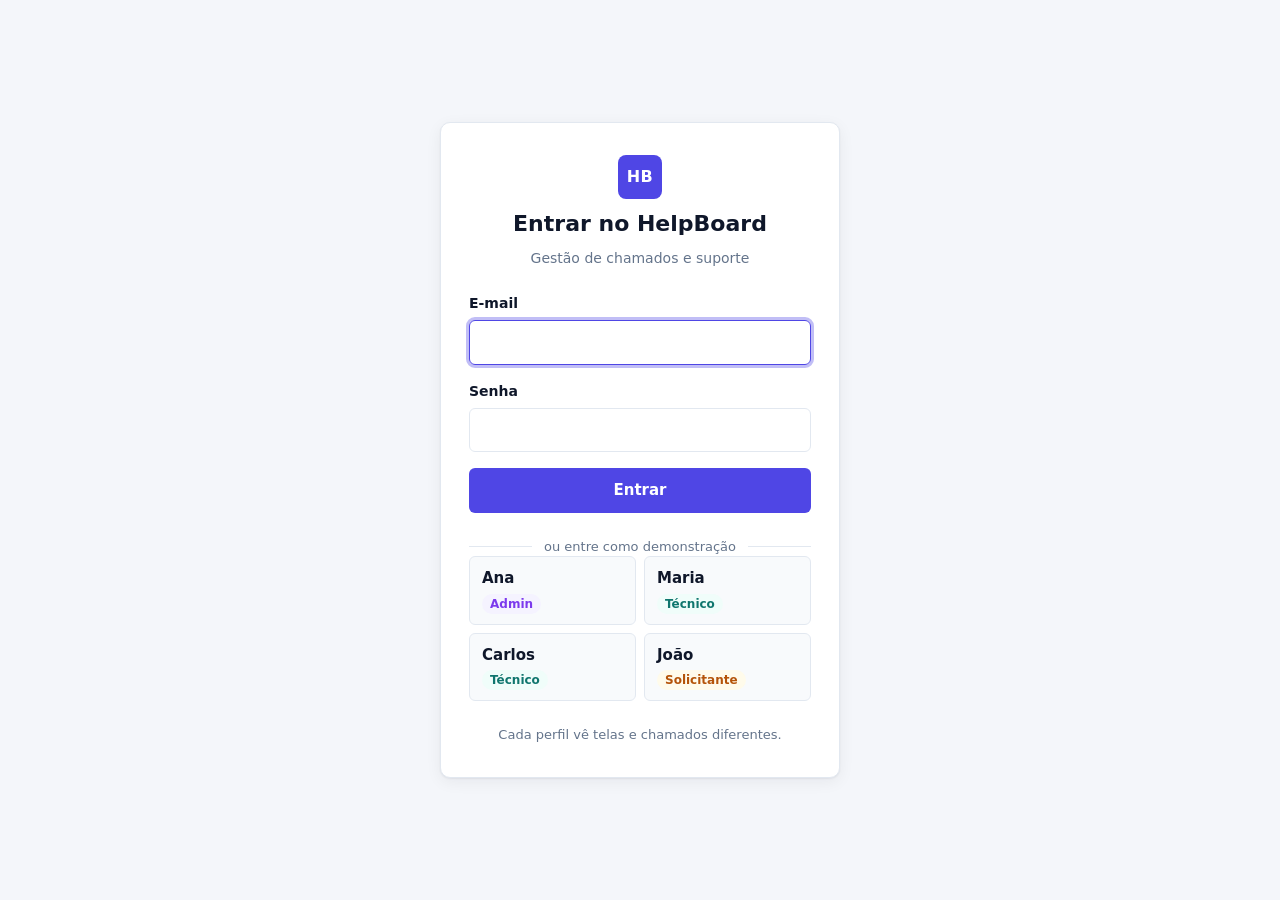
<file: frontend/index.html>
<!doctype html>
<html lang="pt-BR">
<head>
  <meta charset="utf-8">
  <meta name="viewport" content="width=device-width, initial-scale=1">
  <title>HelpBoard</title>
  <link rel="icon" href="favicon.svg" type="image/svg+xml">
  <link rel="stylesheet" href="css/style.css">
  <script type="module" src="js/pages/index.js"></script>
</head>
<body>
  <p class="page-loading">Carregando…</p>
</body>
</html>
</file>
<file: frontend/css/style.css>
/* HelpBoard: estilos globais. Cores e medidas ficam nos tokens abaixo. */

:root {
  --bg: #f4f6fa;
  --surface: #ffffff;
  --surface-muted: #f8fafc;
  --border: #e2e8f0;
  --text: #0f172a;
  --text-muted: #64748b;
  --primary: #4f46e5;
  --primary-hover: #4338ca;
  --primary-soft: #eef2ff;
  --focus: rgba(79, 70, 229, 0.35);

  --danger: #dc2626;
  --danger-soft: #fef2f2;
  --info: #0369a1;
  --info-soft: #f0f9ff;

  /* Perfis */
  --role-admin: #7c3aed;
  --role-admin-soft: #f5f3ff;
  --role-tecnico: #0f766e;
  --role-tecnico-soft: #f0fdfa;
  --role-solicitante: #b45309;
  --role-solicitante-soft: #fffbeb;

  --success: #15803d;
  --success-soft: #f0fdf4;
  --warning: #b45309;
  --warning-soft: #fffbeb;

  /* Status */
  --status-aberto: #1d4ed8;
  --status-aberto-soft: #eff6ff;
  --status-andamento: #7c3aed;
  --status-andamento-soft: #f5f3ff;
  --status-resolvido: #15803d;
  --status-resolvido-soft: #f0fdf4;
  --status-fechado: #475569;
  --status-fechado-soft: #f1f5f9;

  /* Prioridades */
  --priority-critica: #b91c1c;
  --priority-critica-soft: #fef2f2;
  --priority-alta: #c2410c;
  --priority-alta-soft: #fff7ed;
  --priority-media: #a16207;
  --priority-media-soft: #fefce8;
  --priority-baixa: #475569;
  --priority-baixa-soft: #f1f5f9;

  --sidebar-bg: #111827;
  --sidebar-text: #cbd5e1;
  --sidebar-muted: #64748b;
  --sidebar-active: #1f2937;

  --radius: 10px;
  --radius-sm: 6px;
  --shadow: 0 1px 2px rgba(15, 23, 42, 0.06), 0 4px 16px rgba(15, 23, 42, 0.06);
  --sidebar-width: 240px;
  --font: system-ui, -apple-system, "Segoe UI", Roboto, sans-serif;
}

@media (prefers-color-scheme: dark) {
  :root {
    --bg: #0b1120;
    --surface: #111827;
    --surface-muted: #0f172a;
    --border: #1f2937;
    --text: #e5e7eb;
    --text-muted: #94a3b8;
    --primary: #818cf8;
    --primary-hover: #a5b4fc;
    --primary-soft: rgba(129, 140, 248, 0.12);
    --focus: rgba(129, 140, 248, 0.4);
    --danger: #f87171;
    --danger-soft: rgba(248, 113, 113, 0.12);
    --info: #7dd3fc;
    --info-soft: rgba(125, 211, 252, 0.1);
    --role-admin: #c4b5fd;
    --role-admin-soft: rgba(196, 181, 253, 0.12);
    --role-tecnico: #5eead4;
    --role-tecnico-soft: rgba(94, 234, 212, 0.1);
    --role-solicitante: #fcd34d;
    --role-solicitante-soft: rgba(252, 211, 77, 0.1);
    --success: #4ade80;
    --success-soft: rgba(74, 222, 128, 0.1);
    --warning: #fbbf24;
    --warning-soft: rgba(251, 191, 36, 0.1);
    --status-aberto: #93c5fd;
    --status-aberto-soft: rgba(147, 197, 253, 0.12);
    --status-andamento: #c4b5fd;
    --status-andamento-soft: rgba(196, 181, 253, 0.12);
    --status-resolvido: #86efac;
    --status-resolvido-soft: rgba(134, 239, 172, 0.1);
    --status-fechado: #cbd5e1;
    --status-fechado-soft: rgba(203, 213, 225, 0.1);
    --priority-critica: #fca5a5;
    --priority-critica-soft: rgba(252, 165, 165, 0.14);
    --priority-alta: #fdba74;
    --priority-alta-soft: rgba(253, 186, 116, 0.12);
    --priority-media: #fde047;
    --priority-media-soft: rgba(253, 224, 71, 0.1);
    --priority-baixa: #cbd5e1;
    --priority-baixa-soft: rgba(203, 213, 225, 0.1);
    --sidebar-bg: #030712;
    --sidebar-active: #111827;
    --shadow: 0 1px 2px rgba(0, 0, 0, 0.4), 0 4px 16px rgba(0, 0, 0, 0.3);
  }
}

/* --- Base --- */

*,
*::before,
*::after {
  box-sizing: border-box;
}

html {
  -webkit-text-size-adjust: 100%;
}

body {
  margin: 0;
  min-height: 100vh;
  font-family: var(--font);
  font-size: 15px;
  line-height: 1.5;
  color: var(--text);
  background: var(--bg);
}

h1,
h2,
h3,
p,
ol,
dl,
dd {
  margin: 0;
}

ol {
  padding: 0;
  list-style: none;
}

.visually-hidden {
  position: absolute;
  width: 1px;
  height: 1px;
  overflow: hidden;
  clip-path: inset(50%);
  white-space: nowrap;
}

.muted {
  color: var(--text-muted);
}

a {
  color: var(--primary);
}

button,
input,
select,
textarea {
  font: inherit;
  color: inherit;
}

:focus-visible {
  outline: 3px solid var(--focus);
  outline-offset: 2px;
}

[hidden] {
  display: none !important;
}

.icon {
  width: 20px;
  height: 20px;
  flex-shrink: 0;
  fill: none;
  stroke: currentColor;
  stroke-width: 2;
  stroke-linecap: round;
  stroke-linejoin: round;
}

/* Tela de carregamento antes de o layout ser montado */
.page-loading {
  display: grid;
  place-items: center;
  min-height: 100vh;
  color: var(--text-muted);
}

/* --- Componentes --- */

.button {
  display: inline-flex;
  align-items: center;
  justify-content: center;
  gap: 8px;
  padding: 10px 16px;
  border: 1px solid transparent;
  border-radius: var(--radius-sm);
  font-weight: 600;
  cursor: pointer;
  transition: background 0.15s, border-color 0.15s;
}

.button-primary {
  background: var(--primary);
  color: #fff;
}

.button-primary:hover:not(:disabled) {
  background: var(--primary-hover);
}

@media (prefers-color-scheme: dark) {
  .button-primary,
  .button-danger {
    color: #0b1120;
  }
}

.button-secondary {
  background: var(--surface);
  border-color: var(--border);
  color: var(--text);
  text-decoration: none;
}

.button-secondary:hover:not(:disabled) {
  border-color: var(--primary);
  color: var(--primary);
}

.button-ghost {
  background: transparent;
  color: var(--primary);
}

.button-ghost:hover {
  background: var(--primary-soft);
}

.button-danger {
  background: var(--danger);
  color: #fff;
}

a.button {
  text-decoration: none;
}

.button:disabled,
.demo-button:disabled {
  opacity: 0.6;
  cursor: progress;
}

.icon-button:disabled {
  opacity: 0.35;
  cursor: default;
}

.icon-button {
  display: inline-grid;
  place-items: center;
  width: 36px;
  height: 36px;
  padding: 0;
  border: 0;
  border-radius: var(--radius-sm);
  background: transparent;
  color: inherit;
  cursor: pointer;
}

.icon-button:hover {
  background: rgba(148, 163, 184, 0.15);
}

.field {
  display: grid;
  align-content: start;
  gap: 6px;
}

.field label {
  font-size: 14px;
  font-weight: 600;
}

.input {
  width: 100%;
  padding: 10px 12px;
  border: 1px solid var(--border);
  border-radius: var(--radius-sm);
  background: var(--surface);
}

.input:focus {
  border-color: var(--primary);
  outline: 3px solid var(--focus);
  outline-offset: 0;
}

.input:disabled {
  background: var(--surface-muted);
  color: var(--text-muted);
  cursor: not-allowed;
}

.input[aria-invalid="true"] {
  border-color: var(--danger);
}

textarea.input {
  resize: vertical;
  min-height: 80px;
}

.field-hint {
  color: var(--text-muted);
  font-size: 13px;
}

.field-error {
  color: var(--danger);
  font-size: 13px;
  font-weight: 500;
}

.checkbox {
  display: inline-flex;
  align-items: center;
  gap: 8px;
  font-size: 14px;
  cursor: pointer;
}

.checkbox input {
  width: 16px;
  height: 16px;
  accent-color: var(--primary);
}

.alert {
  padding: 10px 12px;
  border-radius: var(--radius-sm);
  font-size: 14px;
}

.alert-error {
  background: var(--danger-soft);
  color: var(--danger);
}

.alert-info {
  background: var(--info-soft);
  color: var(--info);
}

.role-badge {
  display: inline-block;
  padding: 1px 8px;
  border-radius: 999px;
  font-size: 12px;
  font-weight: 600;
  white-space: nowrap;
}

.role-admin {
  background: var(--role-admin-soft);
  color: var(--role-admin);
}

.role-tecnico {
  background: var(--role-tecnico-soft);
  color: var(--role-tecnico);
}

.role-solicitante {
  background: var(--role-solicitante-soft);
  color: var(--role-solicitante);
}

.empty-state {
  display: grid;
  justify-items: center;
  gap: 8px;
  max-width: 420px;
  margin: 48px auto;
  padding: 32px 24px;
  text-align: center;
  background: var(--surface);
  border: 1px dashed var(--border);
  border-radius: var(--radius);
}

.empty-state-icon {
  display: grid;
  place-items: center;
  width: 48px;
  height: 48px;
  border-radius: 50%;
  background: var(--primary-soft);
  color: var(--primary);
}

.empty-state h2 {
  font-size: 18px;
}

.empty-state p {
  color: var(--text-muted);
}

.empty-state .button {
  margin-top: 8px;
}

.badge {
  display: inline-flex;
  align-items: center;
  padding: 2px 10px;
  border-radius: 999px;
  font-size: 12px;
  font-weight: 600;
  white-space: nowrap;
}

.status-aberto {
  background: var(--status-aberto-soft);
  color: var(--status-aberto);
}

.status-em_andamento {
  background: var(--status-andamento-soft);
  color: var(--status-andamento);
}

.status-resolvido {
  background: var(--status-resolvido-soft);
  color: var(--status-resolvido);
}

.status-fechado {
  background: var(--status-fechado-soft);
  color: var(--status-fechado);
}

.priority-critica {
  background: var(--priority-critica-soft);
  color: var(--priority-critica);
}

.priority-alta {
  background: var(--priority-alta-soft);
  color: var(--priority-alta);
}

.priority-media {
  background: var(--priority-media-soft);
  color: var(--priority-media);
}

.priority-baixa {
  background: var(--priority-baixa-soft);
  color: var(--priority-baixa);
}

.badge-archived {
  margin-left: 8px;
  background: var(--status-fechado-soft);
  color: var(--text-muted);
  border: 1px dashed var(--border);
}

/* Prazo de SLA: um ponto colorido e o texto */
.sla {
  display: inline-flex;
  align-items: center;
  gap: 6px;
  font-size: 13px;
  white-space: nowrap;
}

.sla::before {
  content: "";
  width: 8px;
  height: 8px;
  border-radius: 50%;
  background: currentColor;
}

.sla-ok,
.sla-met {
  color: var(--success);
}

.sla-warning {
  color: var(--warning);
}

.sla-overdue,
.sla-missed {
  color: var(--danger);
  font-weight: 600;
}

.card {
  display: grid;
  gap: 16px;
  padding: 20px;
  background: var(--surface);
  border: 1px solid var(--border);
  border-radius: var(--radius);
}

.card-title {
  font-size: 15px;
  font-weight: 700;
}

.avatar-sm {
  width: 28px;
  height: 28px;
  font-size: 11px;
}

.back-link {
  display: inline-flex;
  align-items: center;
  gap: 6px;
  width: fit-content;
  color: var(--text-muted);
  font-size: 14px;
  font-weight: 500;
  text-decoration: none;
}

.back-link:hover {
  color: var(--primary);
}

.back-link .icon {
  width: 16px;
  height: 16px;
}

/* Avisos rápidos no canto da tela */
.toast-region {
  position: fixed;
  right: 16px;
  bottom: 16px;
  z-index: 50;
  display: grid;
  gap: 8px;
  max-width: min(380px, calc(100vw - 32px));
}

.toast {
  padding: 12px 16px;
  border-radius: var(--radius-sm);
  background: var(--text);
  color: var(--bg);
  box-shadow: var(--shadow);
  font-size: 14px;
  font-weight: 500;
  animation: toast-in 0.2s ease;
}

.toast-error {
  background: var(--danger);
  color: #fff;
}

@keyframes toast-in {
  from {
    opacity: 0;
    transform: translateY(8px);
  }
}

/* Diálogo modal */
.dialog {
  width: min(480px, calc(100vw - 32px));
  padding: 0;
  border: 1px solid var(--border);
  border-radius: var(--radius);
  background: var(--surface);
  color: var(--text);
  box-shadow: var(--shadow);
}

.dialog::backdrop {
  background: rgba(15, 23, 42, 0.55);
}

.dialog-form {
  display: grid;
  gap: 16px;
  padding: 24px;
}

.dialog-title {
  font-size: 18px;
}

.dialog-text {
  color: var(--text-muted);
  font-size: 14px;
}

.dialog-actions,
.form-actions {
  display: flex;
  flex-wrap: wrap;
  justify-content: flex-end;
  gap: 8px;
}

/* --- Login --- */

.login-page {
  display: grid;
  place-items: center;
  padding: 24px 16px;
}

.login-card {
  display: grid;
  gap: 24px;
  width: 100%;
  max-width: 400px;
  padding: 32px 28px;
  background: var(--surface);
  border: 1px solid var(--border);
  border-radius: var(--radius);
  box-shadow: var(--shadow);
}

.login-header {
  display: grid;
  justify-items: center;
  gap: 8px;
  text-align: center;
}

.login-header h1 {
  font-size: 22px;
}

.login-header p {
  color: var(--text-muted);
  font-size: 14px;
}

.login-form {
  display: grid;
  gap: 16px;
}

.login-form .button {
  width: 100%;
}

.divider {
  display: flex;
  align-items: center;
  gap: 12px;
  color: var(--text-muted);
  font-size: 13px;
}

.divider::before,
.divider::after {
  content: "";
  flex: 1;
  height: 1px;
  background: var(--border);
}

.demo-buttons {
  display: grid;
  grid-template-columns: 1fr 1fr;
  gap: 8px;
}

.demo-button {
  display: grid;
  justify-items: start;
  gap: 4px;
  padding: 10px 12px;
  border: 1px solid var(--border);
  border-radius: var(--radius-sm);
  background: var(--surface-muted);
  cursor: pointer;
  text-align: left;
  transition: border-color 0.15s, background 0.15s;
}

.demo-button:hover:not(:disabled) {
  border-color: var(--primary);
  background: var(--primary-soft);
}

.login-footer {
  color: var(--text-muted);
  font-size: 13px;
  text-align: center;
}

/* --- Layout interno --- */

.brand {
  display: inline-flex;
  align-items: center;
  gap: 10px;
  font-size: 18px;
  font-weight: 700;
  color: inherit;
  text-decoration: none;
}

.brand-mark {
  display: grid;
  place-items: center;
  width: 32px;
  height: 32px;
  border-radius: 8px;
  background: var(--primary);
  color: #fff;
  font-size: 13px;
  font-weight: 700;
  letter-spacing: 0.5px;
}

.login-header .brand-mark {
  width: 44px;
  height: 44px;
  font-size: 16px;
}

.shell {
  display: grid;
  grid-template-columns: var(--sidebar-width) minmax(0, 1fr);
  min-height: 100vh;
}

.sidebar {
  position: sticky;
  top: 0;
  display: flex;
  flex-direction: column;
  gap: 24px;
  height: 100vh;
  padding: 20px 12px;
  background: var(--sidebar-bg);
  color: var(--sidebar-text);
}

.sidebar .brand {
  padding: 0 8px;
  color: #fff;
}

.nav {
  display: grid;
  align-content: start;
  gap: 2px;
  flex: 1;
}

.nav-section {
  margin: 16px 12px 6px;
  color: var(--sidebar-muted);
  font-size: 11px;
  font-weight: 700;
  letter-spacing: 0.08em;
  text-transform: uppercase;
}

.nav-link {
  display: flex;
  align-items: center;
  gap: 12px;
  padding: 9px 12px;
  border-radius: var(--radius-sm);
  color: inherit;
  text-decoration: none;
  font-weight: 500;
}

.nav-link:hover {
  background: var(--sidebar-active);
  color: #fff;
}

.nav-link[aria-current="page"] {
  background: var(--sidebar-active);
  color: #fff;
  box-shadow: inset 3px 0 0 #818cf8;
}

.user-card {
  display: flex;
  align-items: center;
  gap: 10px;
  padding: 12px 8px 0;
  border-top: 1px solid rgba(148, 163, 184, 0.15);
}

.avatar {
  display: grid;
  place-items: center;
  width: 36px;
  height: 36px;
  flex-shrink: 0;
  border-radius: 50%;
  background: #312e81;
  color: #e0e7ff;
  font-size: 13px;
  font-weight: 700;
}

.user-info {
  display: grid;
  justify-items: start;
  gap: 2px;
  flex: 1;
  min-width: 0;
}

.user-name {
  max-width: 100%;
  overflow: hidden;
  color: #fff;
  font-size: 14px;
  text-overflow: ellipsis;
  white-space: nowrap;
}

.main-area {
  display: flex;
  flex-direction: column;
  min-width: 0;
}

.topbar {
  position: sticky;
  top: 0;
  z-index: 5;
  display: flex;
  align-items: center;
  gap: 8px;
  height: 60px;
  padding: 0 28px;
  background: var(--surface);
  border-bottom: 1px solid var(--border);
}

.page-title {
  font-size: 18px;
}

.menu-toggle,
.backdrop {
  display: none;
}

.content {
  flex: 1;
  padding: 28px;
}

/* --- Lista de chamados --- */

.filters {
  display: grid;
  gap: 14px;
  margin-bottom: 20px;
  padding: 16px;
  background: var(--surface);
  border: 1px solid var(--border);
  border-radius: var(--radius);
}

.filters-top {
  display: flex;
  gap: 12px;
}

.search-field {
  position: relative;
  flex: 1;
}

.search-field .icon {
  position: absolute;
  top: 50%;
  left: 12px;
  width: 18px;
  height: 18px;
  color: var(--text-muted);
  transform: translateY(-50%);
  pointer-events: none;
}

.search-input {
  padding-left: 38px;
}

.filters-chips {
  display: flex;
  flex-wrap: wrap;
  gap: 12px 24px;
}

.chip-group {
  display: flex;
  flex-wrap: wrap;
  align-items: center;
  gap: 6px;
}

.chip-group-label {
  margin-right: 4px;
  color: var(--text-muted);
  font-size: 13px;
  font-weight: 600;
}

.chip {
  padding: 4px 12px;
  border: 1px solid var(--border);
  border-radius: 999px;
  background: var(--surface);
  font-size: 13px;
  font-weight: 500;
  cursor: pointer;
}

.chip:hover {
  border-color: var(--primary);
}

.chip[aria-pressed="true"] {
  border-color: var(--primary);
  background: var(--primary-soft);
  color: var(--primary);
  font-weight: 600;
}

.filters-row {
  display: flex;
  flex-wrap: wrap;
  align-items: flex-end;
  gap: 12px;
}

.field-compact {
  gap: 4px;
  min-width: 150px;
}

.field-compact label {
  color: var(--text-muted);
  font-size: 12px;
}

.field-compact .input {
  padding: 7px 10px;
  font-size: 14px;
}

.filters-row .checkbox {
  padding-bottom: 8px;
}

.clear-filters {
  margin-left: auto;
  padding: 7px 12px;
  font-size: 14px;
}

.results {
  transition: opacity 0.15s;
}

.results.is-loading {
  opacity: 0.55;
}

.table-wrap {
  overflow-x: auto;
  background: var(--surface);
  border: 1px solid var(--border);
  border-radius: var(--radius);
}

.table {
  width: 100%;
  border-collapse: collapse;
  font-size: 14px;
}

.table th {
  padding: 10px 14px;
  border-bottom: 1px solid var(--border);
  background: var(--surface-muted);
  color: var(--text-muted);
  font-size: 12px;
  font-weight: 600;
  letter-spacing: 0.03em;
  text-align: left;
  text-transform: uppercase;
  white-space: nowrap;
}

.table td {
  padding: 12px 14px;
  border-bottom: 1px solid var(--border);
  vertical-align: middle;
}

.table tbody tr:last-child td {
  border-bottom: 0;
}

.ticket-table th,
.ticket-table td {
  padding-inline: 8px;
}

/* Selos e data não quebram; o título ganha o espaço que sobra */
.ticket-table td {
  white-space: nowrap;
}

.ticket-table td[data-label="Título"] {
  min-width: 200px;
  white-space: normal;
}

.ticket-table td[data-label="Categoria"],
.ticket-table td[data-label="Responsável"],
.ticket-table td[data-label="Solicitante"],
.ticket-table td[data-label="Prazo"],
.ticket-table .sla {
  white-space: normal;
}

.ticket-table tbody tr {
  cursor: pointer;
}

.ticket-table tbody tr:hover {
  background: var(--surface-muted);
}

/* Críticos em aberto ganham uma faixa vermelha à esquerda */
.ticket-table .row-critical td:first-child {
  box-shadow: inset 3px 0 0 var(--priority-critica);
}

.ticket-number {
  color: var(--text-muted);
  font-variant-numeric: tabular-nums;
  font-weight: 600;
}

.ticket-link {
  color: var(--text);
  font-weight: 600;
  text-decoration: none;
}

.ticket-link:hover {
  color: var(--primary);
  text-decoration: underline;
}

.pagination-bar {
  display: flex;
  flex-wrap: wrap;
  align-items: center;
  justify-content: space-between;
  gap: 12px;
  margin-top: 16px;
  font-size: 14px;
}

.pagination-controls {
  display: flex;
  flex-wrap: wrap;
  align-items: flex-end;
  gap: 16px;
}

.pagination-controls .field-compact {
  min-width: 0;
}

.pagination {
  display: flex;
  align-items: center;
  gap: 4px;
}

.page-button {
  min-width: 36px;
  height: 36px;
  padding: 0 8px;
  border: 1px solid transparent;
  border-radius: var(--radius-sm);
  background: transparent;
  font-weight: 500;
  cursor: pointer;
}

.page-button:hover {
  border-color: var(--border);
}

.page-button[aria-current="page"] {
  background: var(--primary);
  color: #fff;
  font-weight: 700;
}

@media (prefers-color-scheme: dark) {
  .page-button[aria-current="page"] {
    color: #0b1120;
  }
}

.pagination-gap {
  padding: 0 4px;
  color: var(--text-muted);
}

/* --- Quadro Kanban --- */

.board-toolbar {
  display: flex;
  flex-wrap: wrap;
  align-items: center;
  justify-content: space-between;
  gap: 8px 16px;
  margin-bottom: 12px;
  font-size: 14px;
}

.board-tip {
  display: inline-flex;
  flex-wrap: wrap;
  align-items: center;
  gap: 4px;
}

.board-tip .icon {
  width: 16px;
  height: 16px;
}

.board {
  display: grid;
  grid-template-columns: repeat(4, minmax(215px, 1fr));
  align-items: start;
  gap: 16px;
  overflow-x: auto;
  padding-bottom: 8px;
  transition: opacity 0.15s;
}

.board.is-loading {
  opacity: 0.55;
}

/* Sem colunas (erro ao carregar): o aviso ocupa a largura toda */
.board > .empty-state {
  grid-column: 1 / -1;
}

.board-column {
  --column-color: var(--status-aberto);
  position: relative;
  display: grid;
  gap: 10px;
  min-height: 240px;
  padding: 12px;
  border: 1px solid var(--border);
  border-top: 3px solid var(--column-color);
  border-radius: var(--radius);
  background: var(--surface-muted);
  transition: border-color 0.15s, background 0.15s, opacity 0.15s;
}

.column-em_andamento {
  --column-color: var(--status-andamento);
}

.column-resolvido {
  --column-color: var(--status-resolvido);
}

.column-fechado {
  --column-color: var(--status-fechado);
}

.board-column-header {
  display: flex;
  align-items: center;
  justify-content: space-between;
  gap: 8px;
  padding: 0 2px;
}

.board-column-header h2 {
  font-size: 14px;
  font-weight: 700;
}

.board-count {
  min-width: 26px;
  padding: 1px 8px;
  border-radius: 999px;
  background: var(--surface);
  border: 1px solid var(--border);
  color: var(--text-muted);
  font-size: 12px;
  font-weight: 700;
  text-align: center;
  font-variant-numeric: tabular-nums;
}

.board-list {
  display: grid;
  gap: 10px;
}

.board-empty {
  padding: 24px 8px;
  border: 1px dashed var(--border);
  border-radius: var(--radius-sm);
  color: var(--text-muted);
  font-size: 13px;
  text-align: center;
}

.board-more {
  display: inline-flex;
  align-items: center;
  justify-content: center;
  gap: 6px;
  padding: 6px;
  font-size: 13px;
  font-weight: 600;
  text-decoration: none;
}

.board-more:hover {
  text-decoration: underline;
}

.board-more .icon {
  width: 16px;
  height: 16px;
}

.board-card {
  display: grid;
  gap: 8px;
  padding: 12px;
  border: 1px solid var(--border);
  border-radius: var(--radius-sm);
  background: var(--surface);
  box-shadow: 0 1px 2px rgba(15, 23, 42, 0.05);
  cursor: pointer;
  transition: border-color 0.15s, box-shadow 0.15s, opacity 0.15s;
}

.board-card:hover {
  border-color: var(--primary);
}

.board-card.is-movable {
  cursor: grab;
}

/* Críticos em aberto: faixa vermelha e fundo levemente avermelhado */
.board-card.is-critical {
  border-left: 4px solid var(--priority-critica);
  background: linear-gradient(var(--priority-critica-soft), var(--priority-critica-soft)), var(--surface);
}

.board-card.is-dragging {
  opacity: 0.45;
  cursor: grabbing;
}

/* Cartão solto numa coluna, esperando a resposta da API */
.board-card.is-saving {
  opacity: 0.6;
  pointer-events: none;
}

.card-top {
  display: flex;
  align-items: center;
  gap: 8px;
  min-height: 28px;
}

.card-menu-button {
  width: 28px;
  height: 28px;
  margin-left: auto;
  color: var(--text-muted);
}

.card-menu-button .icon {
  width: 18px;
  height: 18px;
}

.board-card-title {
  font-size: 14px;
  line-height: 1.35;
  overflow-wrap: anywhere;
}

.card-category {
  color: var(--text-muted);
  font-size: 12px;
}

.card-bottom {
  display: flex;
  flex-wrap: wrap;
  align-items: center;
  justify-content: space-between;
  gap: 6px 10px;
  padding-top: 8px;
  border-top: 1px solid var(--border);
  font-size: 13px;
}

.card-bottom .sla {
  font-size: 12px;
}

.card-assignee {
  display: inline-flex;
  align-items: center;
  gap: 6px;
  min-width: 0;
  font-weight: 500;
}

.avatar-xs {
  width: 22px;
  height: 22px;
  font-size: 10px;
}

/* Durante o arraste: as colunas que aceitam o cartão se destacam e as outras explicam por que não */
.drop-hint {
  display: none;
}

.board-column.drop-allowed {
  border-color: var(--primary);
  border-style: dashed;
  border-top-style: solid;
  background: var(--primary-soft);
}

.board-column.drop-allowed.drop-over {
  border-style: solid;
  box-shadow: 0 0 0 3px var(--focus);
}

.board-column.drop-blocked {
  opacity: 0.6;
}

.board-column.drop-allowed .drop-hint,
.board-column.drop-blocked.drop-over .drop-hint {
  display: block;
  padding: 8px 10px;
  border-radius: var(--radius-sm);
  font-size: 13px;
  font-weight: 600;
}

.board-column.drop-allowed .drop-hint {
  background: var(--surface);
  color: var(--primary);
}

.board-column.drop-blocked.drop-over {
  opacity: 1;
  cursor: not-allowed;
}

.board-column.drop-blocked.drop-over .drop-hint {
  background: var(--danger-soft);
  color: var(--danger);
}

/* Menu ⋯ do cartão (popover nativo, posicionado pelo script) */
.menu {
  position: fixed;
  inset: auto;
  min-width: 220px;
  margin: 0;
  padding: 6px;
  border: 1px solid var(--border);
  border-radius: var(--radius-sm);
  background: var(--surface);
  color: var(--text);
  box-shadow: var(--shadow);
}

.menu-item {
  display: flex;
  align-items: center;
  justify-content: space-between;
  gap: 12px;
  width: 100%;
  padding: 8px 10px;
  border: 0;
  border-radius: 4px;
  background: transparent;
  font-size: 14px;
  font-weight: 500;
  text-align: left;
  cursor: pointer;
}

.menu-item:hover,
.menu-item:focus-visible {
  background: var(--primary-soft);
  color: var(--primary);
  outline: none;
}

.menu-hint {
  display: inline-flex;
  align-items: center;
  gap: 4px;
  color: var(--text-muted);
  font-size: 12px;
  white-space: nowrap;
}

.menu-hint .icon {
  width: 14px;
  height: 14px;
}

/* --- Formulário --- */

.page-narrow {
  display: grid;
  gap: 16px;
  max-width: 760px;
}

.form-card {
  gap: 20px;
  padding: 24px;
}

.form-row {
  display: grid;
  grid-template-columns: 1fr 1fr;
  gap: 16px;
}

/* --- Detalhe do chamado --- */

.ticket-header {
  display: grid;
  gap: 12px;
  margin-bottom: 20px;
}

.ticket-heading {
  display: flex;
  flex-wrap: wrap;
  align-items: baseline;
  gap: 10px;
}

.ticket-heading .ticket-number {
  font-size: 20px;
}

.ticket-title {
  font-size: 24px;
  line-height: 1.25;
  overflow-wrap: anywhere;
}

.ticket-badges {
  display: flex;
  flex-wrap: wrap;
  align-items: center;
  gap: 8px;
}

.next-step {
  color: var(--text-muted);
  font-size: 14px;
}

.ticket-actions {
  display: flex;
  flex-wrap: wrap;
  gap: 8px;
}

.ticket-layout {
  display: grid;
  grid-template-columns: minmax(0, 1fr) 340px;
  align-items: start;
  gap: 20px;
}

.ticket-main,
.ticket-side {
  display: grid;
  gap: 20px;
}

.prose {
  overflow-wrap: anywhere;
  white-space: pre-wrap;
}

.solution {
  display: grid;
  gap: 8px;
  padding: 14px 16px;
  border-left: 3px solid var(--success);
  border-radius: var(--radius-sm);
  background: var(--success-soft);
}

.details {
  display: grid;
  grid-template-columns: auto 1fr;
  gap: 10px 16px;
  font-size: 14px;
}

.details dt {
  color: var(--text-muted);
}

.details dd {
  font-weight: 500;
  overflow-wrap: anywhere;
}

.comment-list {
  display: grid;
  gap: 16px;
}

.comment {
  display: grid;
  gap: 8px;
  padding-bottom: 16px;
  border-bottom: 1px solid var(--border);
}

.comment .prose {
  padding-left: 38px;
}

.entry-meta {
  display: flex;
  flex-wrap: wrap;
  align-items: center;
  gap: 8px;
  font-size: 14px;
}

.entry-meta time {
  color: var(--text-muted);
  font-size: 13px;
}

.author-tag {
  padding: 0 6px;
  border-radius: 4px;
  background: var(--surface-muted);
  border: 1px solid var(--border);
  color: var(--text-muted);
  font-size: 11px;
  font-weight: 600;
}

.comment-form {
  display: grid;
  gap: 10px;
}

.timeline {
  display: grid;
  gap: 14px;
  padding-left: 18px;
  border-left: 2px solid var(--border);
  font-size: 14px;
}

.timeline-item {
  position: relative;
  display: grid;
  gap: 2px;
}

.timeline-item::before {
  content: "";
  position: absolute;
  top: 6px;
  left: -24px;
  width: 10px;
  height: 10px;
  border: 2px solid var(--surface);
  border-radius: 50%;
  background: var(--text-muted);
}

.timeline-criado::before {
  background: var(--status-aberto);
}

.timeline-status_alterado::before,
.timeline-reaberto::before {
  background: var(--status-andamento);
}

.timeline-solucao_registrada::before {
  background: var(--success);
}

.timeline-arquivado::before {
  background: var(--danger);
}

.timeline-item time {
  color: var(--text-muted);
  font-size: 12px;
}

.timeline-diff summary {
  color: var(--primary);
  font-size: 13px;
  cursor: pointer;
}

.timeline-diff p {
  margin-top: 6px;
  padding: 6px 8px;
  border-radius: 4px;
  font-size: 13px;
  overflow-wrap: anywhere;
  white-space: pre-wrap;
}

.diff-old {
  background: var(--danger-soft);
  text-decoration: line-through;
}

.diff-new {
  background: var(--success-soft);
}

/* --- Administração (usuários e categorias) --- */

.admin-toolbar {
  display: flex;
  flex-wrap: wrap;
  align-items: flex-end;
  gap: 12px;
  margin-bottom: 16px;
}

.admin-toolbar .search-field {
  flex: 1 1 240px;
}

.admin-toolbar .field-compact span {
  color: var(--text-muted);
  font-size: 12px;
  font-weight: 600;
}

.admin-toolbar .field-compact {
  min-width: 140px;
}

.results-count {
  margin-bottom: 8px;
  font-size: 13px;
}

.person {
  display: inline-flex;
  align-items: center;
  gap: 10px;
  font-weight: 600;
}

.row-actions {
  display: flex;
  justify-content: flex-end;
  gap: 4px;
}

.admin-table th:last-child {
  text-align: right;
}

.admin-table td[data-label="Descrição"] {
  max-width: 420px;
}

.row-inactive td {
  color: var(--text-muted);
}

.row-inactive .avatar {
  opacity: 0.5;
}

.button-small {
  gap: 6px;
  padding: 5px 10px;
  font-size: 13px;
}

.button-small .icon {
  width: 14px;
  height: 14px;
}

.button-ghost-danger {
  background: transparent;
  color: var(--danger);
}

.button-ghost-danger:hover {
  background: var(--danger-soft);
}

.badge-active {
  background: var(--success-soft);
  color: var(--success);
}

.badge-inactive {
  background: var(--status-fechado-soft);
  color: var(--text-muted);
}


/* --- Dashboard --- */

.dashboard-header {
  display: flex;
  flex-wrap: wrap;
  align-items: center;
  justify-content: space-between;
  gap: 12px;
  margin-bottom: 8px;
}

.dashboard {
  display: grid;
  gap: 16px;
}

.dashboard.is-loading {
  opacity: 0.55;
}

.section-title {
  margin-top: 8px;
  color: var(--text-muted);
  font-size: 13px;
  font-weight: 700;
  letter-spacing: 0.03em;
  text-transform: uppercase;
}

.segmented {
  display: inline-flex;
  padding: 3px;
  background: var(--surface);
  border: 1px solid var(--border);
  border-radius: var(--radius-sm);
}

.segmented-button {
  padding: 6px 12px;
  border: 0;
  border-radius: 6px;
  background: transparent;
  color: var(--text-muted);
  font-size: 13px;
  font-weight: 600;
  cursor: pointer;
}

.segmented-button[aria-pressed="true"] {
  background: var(--primary-soft);
  color: var(--primary);
}

.stats {
  display: grid;
  grid-template-columns: repeat(auto-fit, minmax(170px, 1fr));
  gap: 12px;
}

.stat {
  display: grid;
  align-content: start;
  gap: 4px;
  padding: 16px 18px;
  background: var(--surface);
  border: 1px solid var(--border);
  border-radius: var(--radius);
  color: var(--text);
}

.stat-link {
  text-decoration: none;
  transition: border-color 0.15s, box-shadow 0.15s;
}

.stat-link:hover {
  border-color: var(--primary);
  box-shadow: var(--shadow);
}

.stat-label {
  color: var(--text-muted);
  font-size: 13px;
  font-weight: 600;
}

.stat-value {
  font-size: 28px;
  font-weight: 700;
  line-height: 1.2;
}

.stat-hint {
  color: var(--text-muted);
  font-size: 12px;
}

.stat-danger {
  border-left: 3px solid var(--danger);
}

.stat-danger .stat-value {
  color: var(--danger);
}

.stat-warning {
  border-left: 3px solid var(--warning);
}

.chart-card {
  align-content: start;
}

.chart-grid {
  display: grid;
  grid-template-columns: repeat(auto-fit, minmax(320px, 1fr));
  gap: 16px;
}

.legend {
  display: flex;
  gap: 16px;
  margin-top: -6px;
  color: var(--text-muted);
  font-size: 13px;
}

.legend-item {
  display: inline-flex;
  align-items: center;
  gap: 6px;
}

.swatch {
  width: 10px;
  height: 10px;
  border-radius: 2px;
}

.swatch-created,
.bar-created {
  background: var(--primary);
}

.swatch-resolved,
.bar-resolved {
  background: var(--success);
}

.daychart {
  display: flex;
  gap: 2px;
  overflow-x: auto;
}

.daychart-day {
  display: grid;
  flex: 1 0 8px;
  grid-template-rows: 140px 16px;
  gap: 4px;
}

.daychart-bars {
  display: flex;
  align-items: flex-end;
  gap: 1px;
  border-bottom: 1px solid var(--border);
}

.bar {
  flex: 1;
  min-height: 0;
  border-radius: 2px 2px 0 0;
}

.daychart-label {
  overflow: visible;
  color: var(--text-muted);
  font-size: 10px;
  white-space: nowrap;
}

.hbars {
  display: grid;
  gap: 10px;
  margin: 0;
  padding: 0;
  list-style: none;
}

.hbar {
  display: grid;
  grid-template-columns: minmax(80px, 140px) 1fr 32px;
  align-items: center;
  gap: 10px;
  font-size: 14px;
}

.hbar-label {
  overflow: hidden;
  text-overflow: ellipsis;
  white-space: nowrap;
}

.hbar-track {
  height: 10px;
  background: var(--surface-muted);
  border-radius: 999px;
}

.hbar-fill {
  display: block;
  height: 100%;
  min-width: 2px;
  background: var(--primary);
  border-radius: 999px;
}

.fill-critica {
  background: var(--priority-critica);
}

.fill-alta {
  background: var(--priority-alta);
}

.fill-media {
  background: var(--priority-media);
}

.fill-baixa {
  background: var(--priority-baixa);
}

.hbar-value {
  font-weight: 700;
  text-align: right;
}

.assignee-table td:not(:first-child),
.assignee-table th:not(:first-child) {
  text-align: right;
}

@media (max-width: 1100px) {
  .ticket-layout {
    grid-template-columns: minmax(0, 1fr);
  }
}

/* Celular e tablet: o menu vira uma gaveta que abre pelo botão da barra superior */
@media (max-width: 860px) {
  .shell {
    grid-template-columns: minmax(0, 1fr);
  }

  .sidebar {
    position: fixed;
    inset: 0 auto 0 0;
    z-index: 20;
    width: var(--sidebar-width);
    transform: translateX(-100%);
    transition: transform 0.2s ease;
  }

  .menu-open .sidebar {
    transform: none;
  }

  .menu-open .backdrop {
    position: fixed;
    inset: 0;
    z-index: 10;
    display: block;
    background: rgba(15, 23, 42, 0.5);
  }

  .menu-toggle {
    display: inline-grid;
    margin-left: -8px;
  }

  .topbar {
    padding: 0 16px;
  }

  .content {
    padding: 20px 16px;
  }

  .filters-top {
    flex-direction: column;
  }

  .field-compact {
    flex: 1 1 140px;
    min-width: 0;
  }

  .clear-filters {
    margin-left: 0;
  }

  .form-row {
    grid-template-columns: minmax(0, 1fr);
  }

  .ticket-title {
    font-size: 20px;
  }

  /* No celular cada linha da tabela vira um cartão, com o nome da coluna antes do valor */
  .ticket-table thead {
    display: none;
  }

  .ticket-table,
  .ticket-table tbody,
  .ticket-table tr,
  .ticket-table td {
    display: block;
  }

  .ticket-table tr {
    padding: 12px 14px;
    border-bottom: 1px solid var(--border);
  }

  .ticket-table tbody tr:last-child {
    border-bottom: 0;
  }

  .ticket-table td {
    display: flex;
    align-items: center;
    justify-content: space-between;
    gap: 12px;
    padding: 4px 0;
    border: 0;
    text-align: right;
  }

  .ticket-table td::before {
    content: attr(data-label);
    color: var(--text-muted);
    font-size: 12px;
    font-weight: 600;
    text-align: left;
  }

  /* Número e título ficam no topo do cartão, sem rótulo */
  .ticket-table td[data-label="Nº"]::before,
  .ticket-table td[data-label="Título"]::before {
    content: none;
  }

  .ticket-table td[data-label="Título"] {
    justify-content: flex-start;
    padding-bottom: 8px;
    text-align: left;
  }

  .ticket-table .row-critical td:first-child {
    box-shadow: none;
  }

  .ticket-table .row-critical {
    box-shadow: inset 3px 0 0 var(--priority-critica);
  }

  .pagination-bar {
    flex-direction: column;
    align-items: stretch;
  }

  /* No celular as colunas ficam lado a lado e o quadro rola na horizontal, uma coluna por vez */
  .board {
    grid-auto-columns: 82vw;
    grid-template-columns: none;
    grid-auto-flow: column;
    margin-inline: -16px;
    padding-inline: 16px;
    scroll-padding-inline: 16px;
    scroll-snap-type: x mandatory;
  }

  .board-column {
    scroll-snap-align: start;
  }

  .board-tip {
    display: none;
  }

  .pagination-controls {
    justify-content: space-between;
  }

  /* Tabelas de administração também viram cartões no celular */
  .admin-table thead {
    display: none;
  }

  .admin-table,
  .admin-table tbody,
  .admin-table tr,
  .admin-table td {
    display: block;
  }

  .admin-table tr {
    padding: 12px 14px;
    border-bottom: 1px solid var(--border);
  }

  .admin-table tbody tr:last-child {
    border-bottom: 0;
  }

  .admin-table td {
    display: flex;
    align-items: center;
    justify-content: space-between;
    gap: 12px;
    max-width: none;
    padding: 4px 0;
    border: 0;
    text-align: right;
  }

  .admin-table td::before {
    content: attr(data-label);
    color: var(--text-muted);
    font-size: 12px;
    font-weight: 600;
    text-align: left;
  }

  .admin-table td[data-label="Nome"]::before,
  .admin-table td[data-label="Ações"]::before {
    content: none;
  }

  .admin-table td[data-label="Ações"] {
    padding-top: 8px;
  }
}

@media (prefers-reduced-motion: reduce) {
  * {
    transition: none !important;
    animation: none !important;
  }
}

/* --- Nota de satisfação --- */
.rating-form {
  display: grid;
  gap: 10px;
}

.star-row {
  display: flex;
  align-items: center;
  gap: 2px;
  flex-wrap: wrap;
}

.star-row .muted {
  margin-left: 8px;
}

.star-button {
  padding: 2px 4px;
  border: 0;
  background: none;
  color: var(--warning);
  font-size: 1.75rem;
  line-height: 1;
  cursor: pointer;
}

.star-button:focus-visible {
  outline: 2px solid var(--focus);
  border-radius: var(--radius-sm);
}

.stars {
  color: var(--warning);
  font-size: 1.25rem;
  letter-spacing: 1px;
}

/* --- Respostas prontas --- */
.canned-picker {
  margin-right: auto;
}

.canned-body {
  display: -webkit-box;
  -webkit-box-orient: vertical;
  -webkit-line-clamp: 2;
  overflow: hidden;
  white-space: pre-line;
}

.timeline-fechado_automaticamente::before {
  background: var(--status-fechado);
}
</file>
